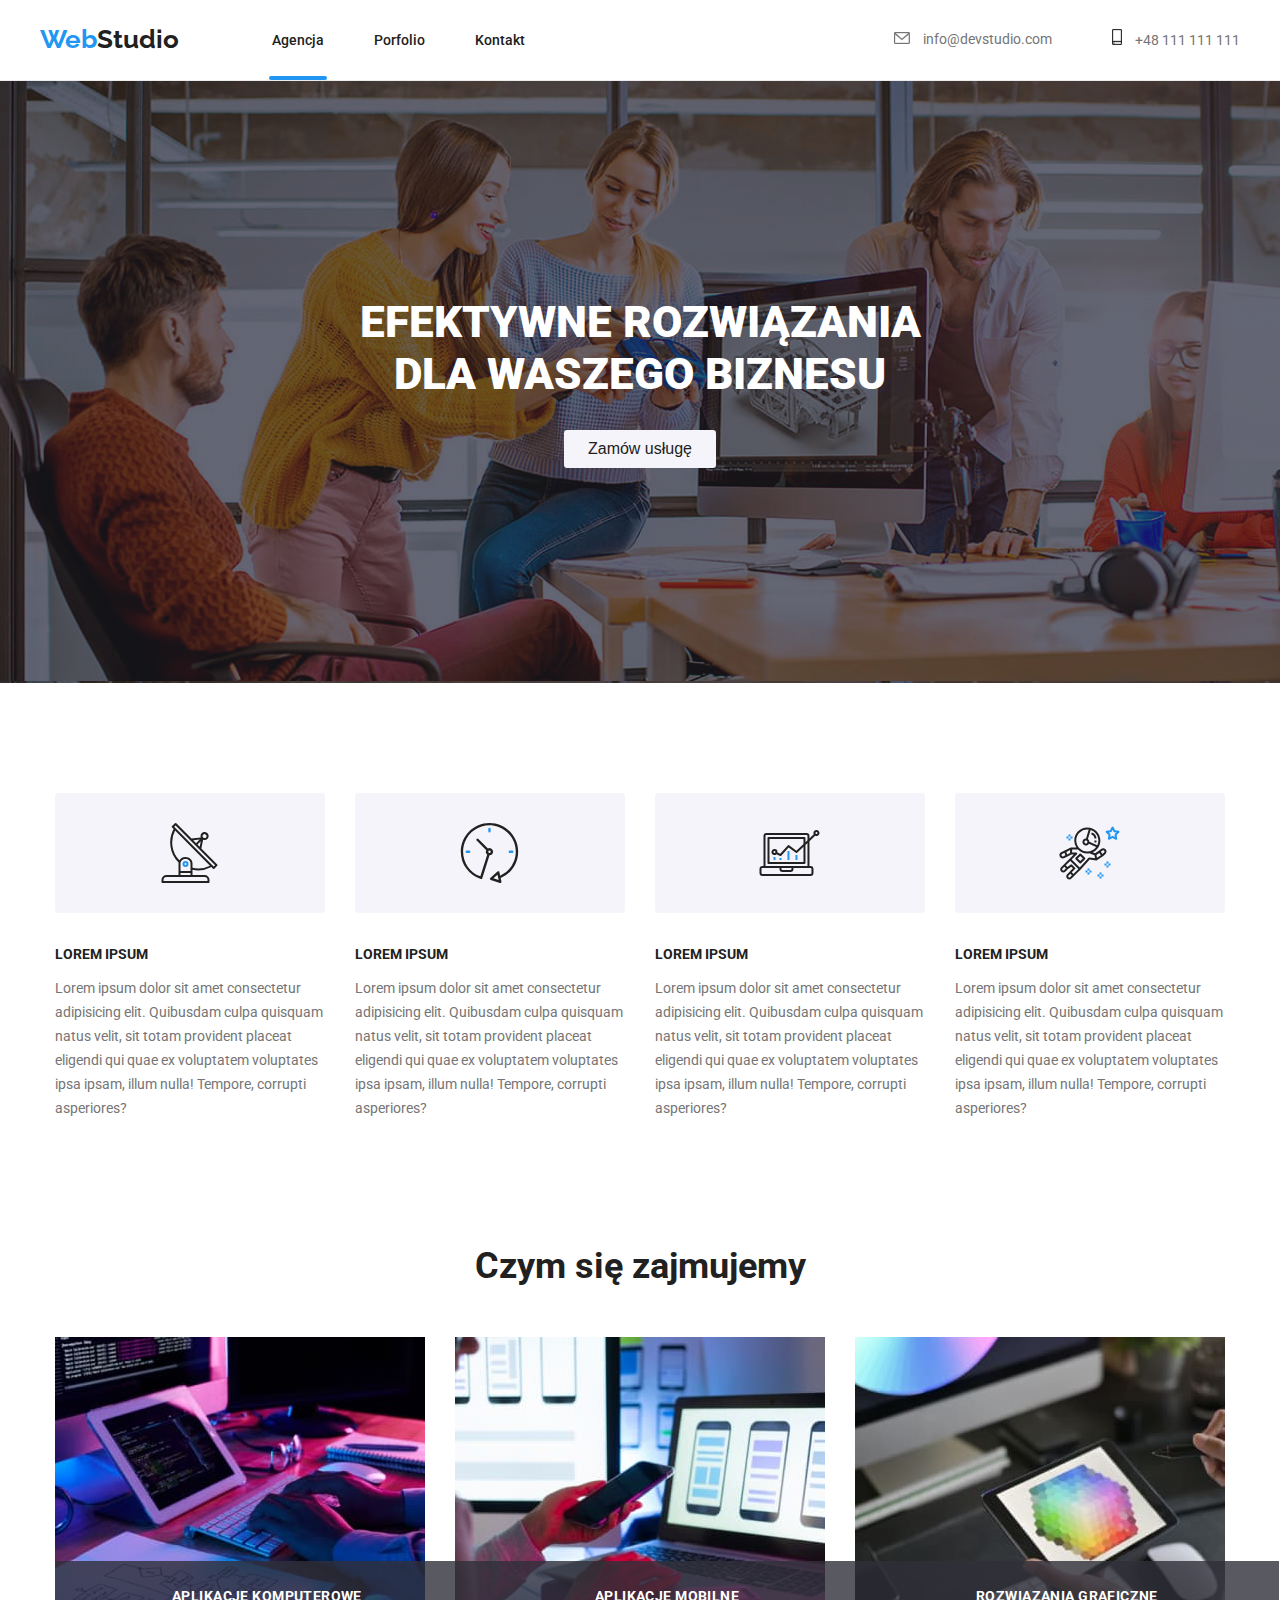
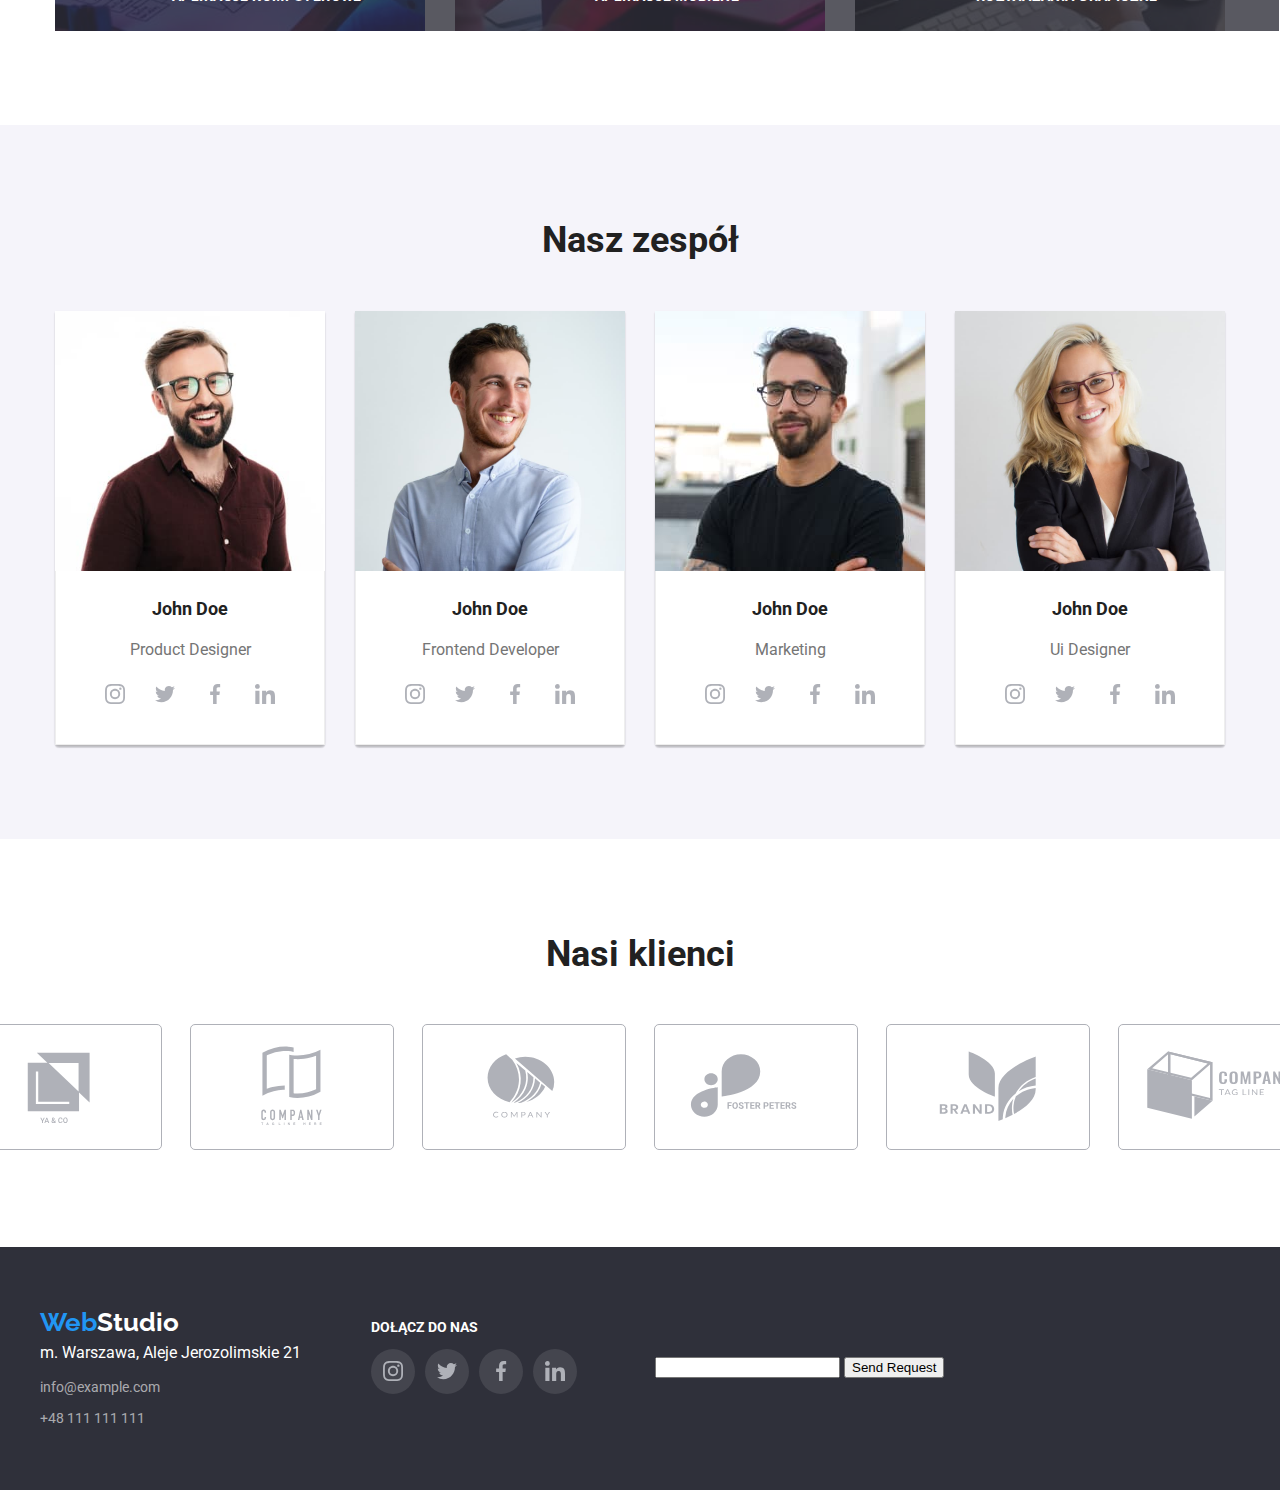
<file: index.html>
<!DOCTYPE html>
<html lang="pl">
  <head>
    <meta charset="UTF-8" />
    <meta http-equiv="X-UA-Compatible" content="IE=edge" />
    <meta name="viewport" content="width=device-width, initial-scale=1.0" />

    <link
      href="https://fonts.googleapis.com/css2?family=Raleway:wght@700&family=Roboto:wght@400;500;700;900&display=swap"
      rel="stylesheet"
    />
    <link
      rel="stylesheet"
      href="https://cdnjs.cloudflare.com/ajax/libs/modern-normalize/1.1.0/modern-normalize.min.css"
      integrity="sha512-wpPYUAdjBVSE4KJnH1VR1HeZfpl1ub8YT/NKx4PuQ5NmX2tKuGu6U/JRp5y+Y8XG2tV+wKQpNHVUX03MfMFn9Q=="
      crossorigin="anonymous"
      referrerpolicy="no-referrer"
    />

    <title>WebStudio</title>

    <link rel="preconnect" href="https://fonts.googleapis.com" />
    <link rel="preconnect" href="https://fonts.gstatic.com" crossorigin />
    <link
      rel="stylesheet"
      href="https://cdnjs.cloudflare.com/ajax/libs/modern-normalize/1.1.0/modern-normalize.min.css"
      integrity="sha512-wpPYUAdjBVSE4KJnH1VR1HeZfpl1ub8YT/NKx4PuQ5NmX2tKuGu6U/JRp5y+Y8XG2tV+wKQpNHVUX03MfMFn9Q=="
      crossorigin="anonymous"
      referrerpolicy="no-referrer"
    />
    <link rel="stylesheet" href="./css/styles.css" />
  </head>
  <body>
    <header class="bottom-line">
      <div class="container">
        <div class="header-flex-third">
          <div class="header-flex">
            <a class="logo" href="./index.html"
              ><span class="blue">Web</span>Studio</a
            >

            <nav>
              <ul class="navigation-flex">
                <li>
                  <a class="navigation navigation-bar" href="./index.html"
                    >Agencja</a
                  >
                </li>
                <li>
                  <a class="navigation" href="./portfolio.html">Porfolio</a>
                </li>
                <li><a class="navigation" href="#">Kontakt</a></li>
              </ul>
            </nav>
          </div>
          <ul class="navigation-flex">
            <li>
              <div class="tel">
                <a
                  class="gray-links padding-left-10"
                  href="mailto:info@devstudio.com"
                >
                  <svg class="svg-margin" width="16" height="12">
                    <use href="./images/icons.svg#icon-envelope"></use>
                  </svg>
                  info@devstudio.com</a
                >
              </div>
            </li>

            <li>
              <div class="tel">
                <a class="gray-links padding-left-10" href="tel:+48111111111">
                  <svg class="svg-margin" width="10" height="16">
                    <use href="./images/icons.svg#icon-smartphone"></use>
                  </svg>
                  +48 111 111 111</a
                >
              </div>
            </li>
          </ul>
        </div>
      </div>
    </header>
    <!--główny baner-->

    <main>
      <section class="image-overlay section">
        <div class="container">
          <section class="grey-flex">
            <h1 class="text-main-banner">
              EFEKTYWNE ROZWIĄZANIA <br />
              DLA WASZEGO BIZNESU
            </h1>
            <button class="button-2th" type="button" data-modal-open>
              Zamów usługę
            </button>
          </section>
        </div>
      </section>

      <!-- sekcja 4* lorem ipsum-->
      <section class="section">
        <div class="container">
          <ul class="lorem-flex">
            <li>
              <svg
                version="1.1"
                xmlns="http://www.w3.org/2000/svg"
                xmlns:xlink="http://www.w3.org/1999/xlink"
                xmlns:ev="http://www.w3.org/2001/xml-events"
                height="120"
                width="270"
              >
                <rect height="120" width="270" fill="#F5F4FA" rx="4" />

                <use
                  height="60"
                  width="65"
                  x="102"
                  y="30"
                  href="./images/icons.svg#icon-antenna-1"
                ></use>
              </svg>

              <h3 class="loremipsum-h3">lorem ipsum</h3>
              <p class="text-under-lorem">
                Lorem ipsum dolor sit amet consectetur adipisicing elit.
                Quibusdam culpa quisquam natus velit, sit totam provident
                placeat eligendi qui quae ex voluptatem voluptates ipsa ipsam,
                illum nulla! Tempore, corrupti asperiores?
              </p>
            </li>
            <li>
              <svg
                version="1.1"
                xmlns="http://www.w3.org/2000/svg"
                xmlns:xlink="http://www.w3.org/1999/xlink"
                xmlns:ev="http://www.w3.org/2001/xml-events"
                height="120"
                width="270"
              >
                <rect height="120" width="270" fill="#F5F4FA" rx="4" />

                <use
                  height="60"
                  width="65"
                  x="102"
                  y="30"
                  href="./images/icons.svg#icon-clock-1"
                ></use>
              </svg>
              <h3 class="loremipsum-h3">lorem ipsum</h3>
              <p class="text-under-lorem">
                Lorem ipsum dolor sit amet consectetur adipisicing elit.
                Quibusdam culpa quisquam natus velit, sit totam provident
                placeat eligendi qui quae ex voluptatem voluptates ipsa ipsam,
                illum nulla! Tempore, corrupti asperiores?
              </p>
            </li>
            <li>
              <svg height="120" width="270">
                <rect height="120" width="270" fill="#F5F4FA" rx="4" />

                <use
                  height="60"
                  width="65"
                  x="102"
                  y="30"
                  href="./images/icons.svg#icon-diagram-1"
                ></use>
              </svg>
              <h3 class="loremipsum-h3">lorem ipsum</h3>
              <p class="text-under-lorem">
                Lorem ipsum dolor sit amet consectetur adipisicing elit.
                Quibusdam culpa quisquam natus velit, sit totam provident
                placeat eligendi qui quae ex voluptatem voluptates ipsa ipsam,
                illum nulla! Tempore, corrupti asperiores?
              </p>
            </li>
            <li>
              <svg height="120" width="270">
                <rect height="120" width="270" fill="#F5F4FA" rx="4" />

                <use
                  height="60"
                  width="65"
                  x="102"
                  y="30"
                  href="./images/icons.svg#icon-astronaut-1"
                ></use>
              </svg>
              <h3 class="loremipsum-h3">lorem ipsum</h3>
              <p class="text-under-lorem">
                Lorem ipsum dolor sit amet consectetur adipisicing elit.
                Quibusdam culpa quisquam natus velit, sit totam provident
                placeat eligendi qui quae ex voluptatem voluptates ipsa ipsam,
                illum nulla! Tempore, corrupti asperiores?
              </p>
            </li>
          </ul>
        </div>
      </section>
      <!--sekcja czym sie zajmujemy-->

      <section class="section section-pad0">
        <div class="container">
          <h2 class="center">Czym się zajmujemy</h2>
          <ul class="flex-3x">
            <li class="img-relative">
              <img
                src="images/box1.jpg"
                width="370"
                height="294"
                alt="office desk"
              />
              <p class="img-absolute">aplikacje komputerowe</p>
            </li>
            <li class="img-relative">
              <img
                src="images/box2.jpg"
                width="370"
                height="294"
                alt="mobile mark up on notebook"
              />
              <p class="img-absolute">aplikacje mobilne</p>
            </li>
            <li class="img-relative">
              <img
                src="images/box3.jpg"
                width="370"
                height="294"
                alt="color cheker on tablet"
              />
              <p class="img-absolute">rozwiazania graficzne</p>
            </li>
          </ul>
        </div>
      </section>

      <!--nasz zespół-->

      <section class="section light-gray">
        <div class="container">
          <h2 class="center">Nasz zespół</h2>
          <ul class="flex-3x">
            <li>
              <figure class="shadow">
                <img
                  src="images/img(0).jpg"
                  height="260"
                  width="270"
                  alt="John Doe"
                />
                <figcaption class="white">
                  <h3 class="text-under-photo text-under-photo-center">
                    John Doe
                  </h3>
                  <p class="figcaption-2th figcaption-2th-center">
                    Product Designer
                  </p>

                  <div class="media-flex">
                    <a href="#">
                      <svg width="20" height="20">
                        <use href="./images/icons.svg#icon-instagram-2"></use>
                      </svg>
                    </a>

                    <a href="#">
                      <svg width="20" height="20">
                        <use href="./images/icons.svg#icon-twitter-1"></use>
                      </svg>
                    </a>
                    <a href="#">
                      <svg width="20" height="20">
                        <use href="./images/icons.svg#icon-facebook-1"></use>
                      </svg>
                    </a>
                    <a href="#">
                      <svg width="20" height="20">
                        <use href="./images/icons.svg#icon-linkedin-1"></use>
                      </svg>
                    </a>
                  </div>
                </figcaption>
              </figure>
            </li>
            <li>
              <figure class="shadow">
                <img
                  src="images/img(1).jpg"
                  height="260"
                  width="270"
                  alt="John Doe"
                />
                <figcaption class="white">
                  <h3 class="text-under-photo text-under-photo-center">
                    John Doe
                  </h3>
                  <p class="figcaption-2th figcaption-2th-center">
                    Frontend Developer
                  </p>
                  <div class="media-flex">
                    <a href="#">
                      <svg width="20" height="20">
                        <use href="./images/icons.svg#icon-instagram-2"></use>
                      </svg>
                    </a>

                    <a href="#">
                      <svg width="20" height="20">
                        <use href="./images/icons.svg#icon-twitter-1"></use>
                      </svg>
                    </a>
                    <a href="#">
                      <svg width="20" height="20">
                        <use href="./images/icons.svg#icon-facebook-1"></use>
                      </svg>
                    </a>
                    <a href="#">
                      <svg width="20" height="20">
                        <use href="./images/icons.svg#icon-linkedin-1"></use>
                      </svg>
                    </a>
                  </div>
                </figcaption>
              </figure>
            </li>
            <li>
              <figure class="shadow">
                <img
                  src="images/img(2).jpg"
                  height="260"
                  width="270"
                  alt="John Doe"
                />
                <figcaption class="white">
                  <h3 class="text-under-photo text-under-photo-center">
                    John Doe
                  </h3>
                  <p class="figcaption-2th figcaption-2th-center">Marketing</p>
                  <div class="media-flex">
                    <a href="#">
                      <svg width="20" height="20">
                        <use href="./images/icons.svg#icon-instagram-2"></use>
                      </svg>
                    </a>

                    <a href="#">
                      <svg width="20" height="20">
                        <use href="./images/icons.svg#icon-twitter-1"></use>
                      </svg>
                    </a>
                    <a href="#">
                      <svg width="20" height="20">
                        <use href="./images/icons.svg#icon-facebook-1"></use>
                      </svg>
                    </a>
                    <a href="#">
                      <svg width="20" height="20">
                        <use href="./images/icons.svg#icon-linkedin-1"></use>
                      </svg>
                    </a>
                  </div>
                </figcaption>
              </figure>
            </li>
            <li>
              <figure class="shadow">
                <img
                  src="images/img(3).jpg"
                  height="260"
                  width="270"
                  alt="John Doe"
                />
                <figcaption class="white">
                  <h3 class="text-under-photo text-under-photo-center">
                    John Doe
                  </h3>
                  <p class="figcaption-2th figcaption-2th-center">
                    Ui Designer
                  </p>
                  <div class="media-flex">
                    <a href="#">
                      <svg width="20" height="20">
                        <use href="./images/icons.svg#icon-instagram-2"></use>
                      </svg>
                    </a>

                    <a href="#">
                      <svg width="20" height="20">
                        <use href="./images/icons.svg#icon-twitter-1"></use>
                      </svg>
                    </a>
                    <a href="#">
                      <svg width="20" height="20">
                        <use href="./images/icons.svg#icon-facebook-1"></use>
                      </svg>
                    </a>
                    <a href="#">
                      <svg width="20" height="20">
                        <use href="./images/icons.svg#icon-linkedin-1"></use>
                      </svg>
                    </a>
                  </div>
                </figcaption>
              </figure>
            </li>
          </ul>
        </div>
      </section>
      <section class="section">
        <h3 class="center">Nasi klienci</h3>

        <div class="our-customers-wraper">
          <a class="our-customers" href="#">
            <svg class="blue-border" width="170" height="92">
              <use href="./images/icons.svg#icon-Logo"></use>
            </svg>
          </a>

          <a class="our-customers" href="#">
            <svg class="blue-border" width="170" height="92">
              <use href="./images/icons.svg#icon-Logo-2"></use>
            </svg>
          </a>

          <a class="our-customers" href="#">
            <svg class="blue-border" width="170" height="92">
              <use href="./images/icons.svg#icon-Logo-3"></use>
            </svg>
          </a>

          <a class="our-customers" href="#">
            <svg class="blue-border" width="170" height="92">
              <use href="./images/icons.svg#icon-Logo-4"></use>
            </svg>
          </a>

          <a class="our-customers" href="#">
            <svg class="blue-border" width="170" height="92">
              <use href="./images/icons.svg#icon-Logo-5"></use>
            </svg>
          </a>

          <a class="our-customers" href="#">
            <svg class="blue-border" width="170" height="92">
              <use href="./images/icons.svg#icon-Logo-6"></use>
            </svg>
          </a>
        </div>
      </section>
    </main>

    <!--stopka strony-->
    <footer class="baground-grey section60">
      <div class="container">
        <div class="flex-footer">
          <div>
            <a class="logo" href="./index.html"
              ><span class="blue">Web</span
              ><span class="logo-studio-white">Studio</span></a
            >

            <address>
              <ul class="pad40">
                <li>
                  <a
                    class="addres-bottom-white-dc"
                    href="https://goo.gl/maps/EFfzQXjzQr1CS8pH7"
                    >m. Warszawa, Aleje Jerozolimskie 21</a
                  >
                </li>
                <li>
                  <a
                    class="email-addres-bottom-grey"
                    href="mailto:info@example.com"
                    >info@example.com</a
                  >
                </li>
                <li>
                  <a class="telephone-number-grey" href="tel:+48111111111"
                    >+48 111 111 111</a
                  >
                </li>
              </ul>
            </address>
          </div>
          <div class="social-footer">
            <h3>dołącz do nas</h3>
            <div class="media-flex-f">
              <a href="#">
                <svg width="20" height="20">
                  <use href="./images/icons.svg#icon-instagram-2"></use>
                </svg>
              </a>

              <a href="#">
                <svg width="20" height="20">
                  <use href="./images/icons.svg#icon-twitter-1"></use>
                </svg>
              </a>
              <a href="#">
                <svg width="20" height="20">
                  <use href="./images/icons.svg#icon-facebook-1"></use>
                </svg>
              </a>
              <a href="#">
                <svg width="20" height="20">
                  <use href="./images/icons.svg#icon-linkedin-1"></use>
                </svg>
              </a>
            </div>
          </div>
          <div class="input-email-footer">
            <input type="email" id="email" name="name" />
            <input type="submit" value="Send Request" />
          </div>
        </div>
      </div>
    </footer>

    <div class="backdrop is-hidden" data-modal>
      <div class="modal">
        <button type="button" class="close-btn" data-modal-close>X</button>
      </div>
    </div>

    <script src="./js/modal.js"></script>
  </body>
</html>
</file>
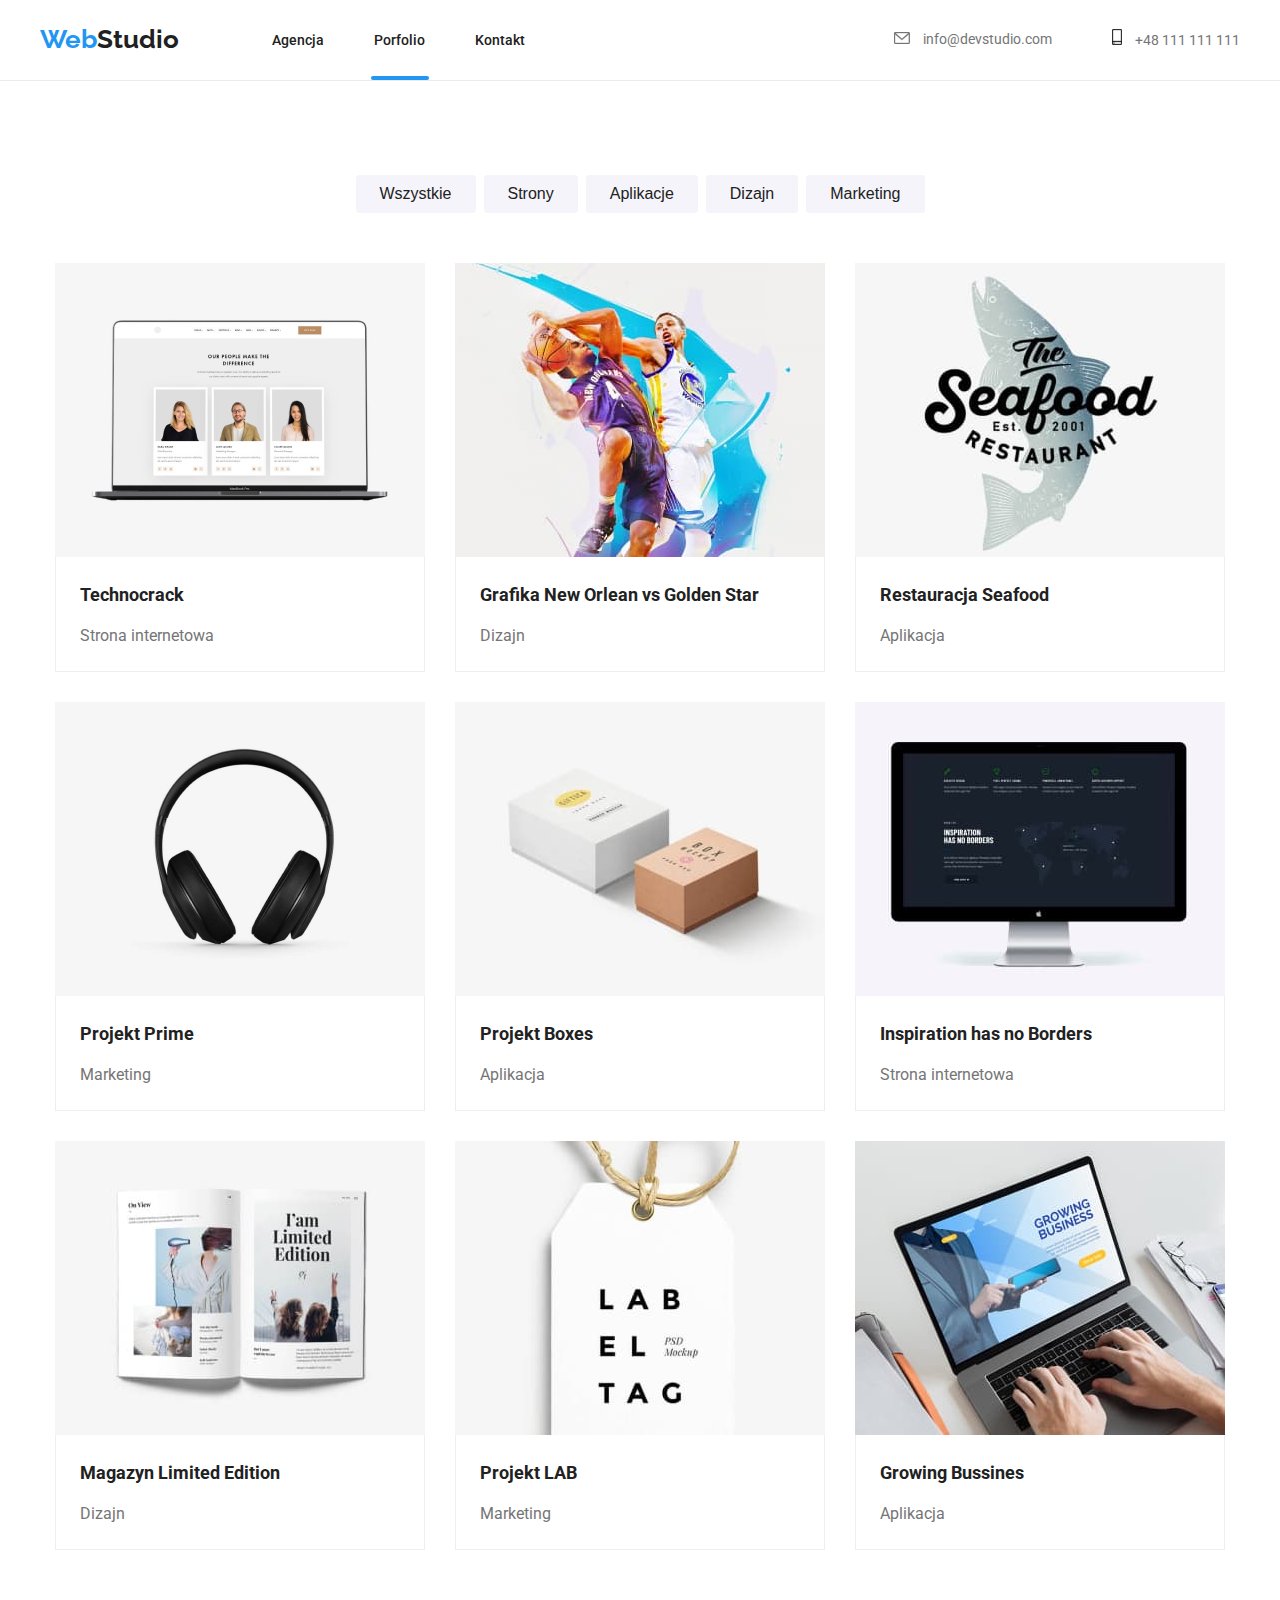
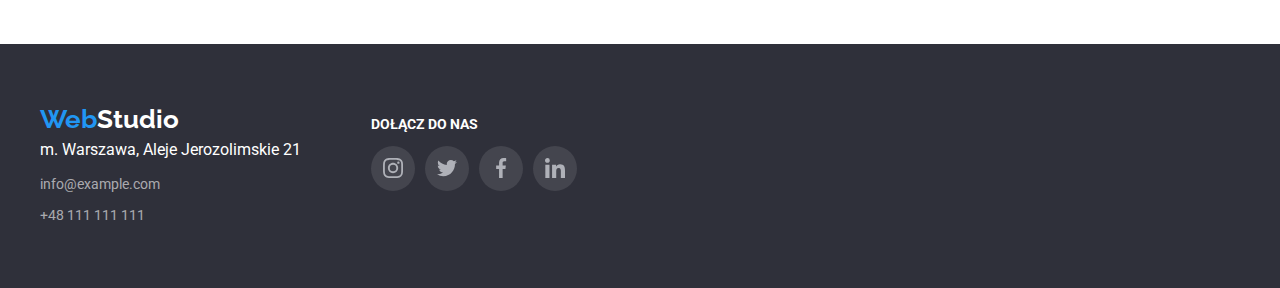
<file: portfolio.html>
<!DOCTYPE html>
<html lang="pl">
  <head>
    <meta charset="UTF-8" />
    <meta http-equiv="X-UA-Compatible" content="IE=edge" />
    <meta name="viewport" content="width=device-width, initial-scale=1.0" />

    <link rel="stylesheet" href="./css/styles.css" />
    <title>hw2-portfolio</title>

    <link rel="preconnect" href="https://fonts.googleapis.com" />
    <link rel="preconnect" href="https://fonts.gstatic.com" crossorigin />
    <link
      href="https://fonts.googleapis.com/css2?family=Raleway:wght@700&family=Roboto:wght@400;500;700;900&display=swap"
      rel="stylesheet"
    />
  </head>
  <body>
    <header>
      <div class="bottom-line">
        <div class="container">
          <div class="header-flex-third">
            <div class="header-flex">
              <a class="logo" href="./index.html"
                ><span class="blue">Web</span>Studio</a
              >

              <nav>
                <ul class="navigation-flex">
                  <li><a class="navigation" href="./index.html">Agencja</a></li>
                  <li>
                    <a class="navigation navigation-bar" href="./portfolio.html">Porfolio</a>
                  </li>
                  <li><a class="navigation" href="#">Kontakt</a></li>
                </ul>
              </nav>
            </div>
            <ul class="navigation-flex">
              <li>
                <div class="tel">
                  <a
                    class="gray-links padding-left-10"
                    href="mailto:info@devstudio.com"
                  >
                    <svg class="svg-margin" width="16" height="12">
                      <use href="./images/icons.svg#icon-envelope"></use>
                    </svg>
                    info@devstudio.com</a
                  >
                </div>
              </li>
  
              <li>
                <div class="tel">
                  <a class="gray-links padding-left-10" href="tel:+48111111111">
                    <svg class="svg-margin" width="10" height="16">
                      <use href="./images/icons.svg#icon-smartphone"></use>
                    </svg>
                    +48 111 111 111</a
                  >
                </div>
              </li>
            </ul>
          </div>
        </div>
      </header>

    <!-- main -->

    <main>
      <!--przyciski "wszystkie - strony - ..."-->

      <section class="section">
        <div class="container">
          <ul class="button-flex">
            <li>
              <button class="button-2th margin-bottom0" type="button">
                Wszystkie
              </button>
            </li>
            <li>
              <button class="button-2th margin-bottom0" type="button">
                Strony
              </button>
            </li>
            <li>
              <button class="button-2th margin-bottom0" type="button">
                Aplikacje
              </button>
            </li>
            <li>
              <button class="button-2th margin-bottom0" type="button">
                Dizajn
              </button>
            </li>
            <li>
              <button class="button-2th margin-bottom0" type="button">
                Marketing
              </button>
            </li>
          </ul>

          <!--grupa zdjec 9*9-->

          <ul class="flex9x9">
            <li >
              <figure >
                <a href="#">
                <div class="box">
                  <img 
                    src="./images/technocrack.jpg"
                    height="294"
                    width="370"
                    alt="laptop wyswietlający stronę internetowa"
                    
                /> 
                    <div class="overlay">Technocrack jest popularną platformą wykorzystywaną do rozpowszechniania koronawirusa. Firmy wykorzystują tę platformę do celów szpiegowskich i ataków na niezabezpieczone serwery konkurencji</div>
                </div>
            </a>
           
                
                <figcaption>
                  <h3 class="text-under-photo">Technocrack</h3>
                  <p class="figcaption-2th">Strona internetowa</p>
                </figcaption>
              </figure>
            </li>

            <li>
              <figure>
                <a href="#">
                  <div class="box">
                  <img
                    src="./images/new-orlean.jpg"
                    height="294"
                    width="370"
                    alt="dwoch koszykarzy NBA"
                /> <div class="overlay">Technocrack jest popularną platformą wykorzystywaną do rozpowszechniania koronawirusa. Firmy wykorzystują tę platformę do celów szpiegowskich i ataków na niezabezpieczone serwery konkurencji</div>
              </div></a>
                <figcaption>
                  <h3 class="text-under-photo">
                    Grafika New Orlean vs Golden Star
                  </h3>
                  <p class="figcaption-2th">Dizajn</p>
                </figcaption>
              </figure>
            </li>
            <li>
              <figure>
                <a href="#">
                  <div class="box">
                  <img
                    src="./images/seafood.jpg"
                    height="294"
                    width="370"
                    alt="logo restauracji"
                /> <div class="overlay">Technocrack jest popularną platformą wykorzystywaną do rozpowszechniania koronawirusa. Firmy wykorzystują tę platformę do celów szpiegowskich i ataków na niezabezpieczone serwery konkurencji</div>
              </div></a>
                <figcaption>
                  <h3 class="text-under-photo">Restauracja Seafood</h3>
                  <p class="figcaption-2th">Aplikacja</p>
                </figcaption>
              </figure>
            </li>
            <li>
              <figure>
                <a href="#">
                  <div class="box">
                  <img
                    src="./images/projekt-prime.jpg"
                    height="294"
                    width="370"
                    alt="słuchawki nauszne"
                /> <div class="overlay">Technocrack jest popularną platformą wykorzystywaną do rozpowszechniania koronawirusa. Firmy wykorzystują tę platformę do celów szpiegowskich i ataków na niezabezpieczone serwery konkurencji</div>
              </div></a>
                <figcaption>
                  <h3 class="text-under-photo">Projekt Prime</h3>
                  <p class="figcaption-2th">Marketing</p>
                </figcaption>
              </figure>
            </li>
            <li>
              <figure>
                <a href="#">
                  <div class="box">
                  <img
                    src="./images/projekt-boxes.jpg"
                    height="294"
                    width="370"
                    alt="kartonowe pudełka"
                /> <div class="overlay">Technocrack jest popularną platformą wykorzystywaną do rozpowszechniania koronawirusa. Firmy wykorzystują tę platformę do celów szpiegowskich i ataków na niezabezpieczone serwery konkurencji</div>
              </div></a>
                <figcaption>
                  <h3 class="text-under-photo">Projekt Boxes</h3>
                  <p class="figcaption-2th">Aplikacja</p>
                </figcaption>
              </figure>
            </li>

            <li>
              <figure>
                <a href="#">
                  <div class="box">
                  <img
                    src="./images/inspiration.jpg"
                    height="294"
                    width="370"
                    alt="monitor komputerow wyświetlający stronę inte,"
                /> <div class="overlay">Technocrack jest popularną platformą wykorzystywaną do rozpowszechniania koronawirusa. Firmy wykorzystują tę platformę do celów szpiegowskich i ataków na niezabezpieczone serwery konkurencji</div>
              </div></a>
                <figcaption>
                  <h3 class="text-under-photo">Inspiration has no Borders</h3>
                  <p class="figcaption-2th">Strona internetowa</p>
                </figcaption>
              </figure>
            </li>
            <li>
              <figure>
                <a href="#">
                  <div class="box">
                  <img
                    src="./images/limited-edition.jpg"
                    height="294"
                    width="370"
                    alt="czasopismo"
                /><div class="overlay">Technocrack jest popularną platformą wykorzystywaną do rozpowszechniania koronawirusa. Firmy wykorzystują tę platformę do celów szpiegowskich i ataków na niezabezpieczone serwery konkurencji</div>
              </div></a>
                <figcaption>
                  <h3 class="text-under-photo">Magazyn Limited Edition</h3>
                  <p class="figcaption-2th">Dizajn</p>
                </figcaption>
              </figure>
            </li>
            <li>
              <figure>
                <a href="#"
                
                  >
                  <div class="box"><img
                    src="./images/lab.jpg"
                    height="294"
                    width="370"
                    alt="papierowa metka"
                />  <div class="overlay">Technocrack jest popularną platformą wykorzystywaną do rozpowszechniania koronawirusa. Firmy wykorzystują tę platformę do celów szpiegowskich i ataków na niezabezpieczone serwery konkurencji</div>
              </div></a>
                <figcaption>
                  <h3 class="text-under-photo">Projekt LAB</h3>
                  <p class="figcaption-2th">Marketing</p>
                </figcaption>
              </figure>
            </li>
            <li>
              <figure>
                <a href="#"
                  >
                  <div class="box"><img
                    src="./images/growing-bussines.jpg"
                    height="294"
                    width="370"
                    alt="laptop"
                />  <div class="overlay">Technocrack jest popularną platformą wykorzystywaną do rozpowszechniania koronawirusa. Firmy wykorzystują tę platformę do celów szpiegowskich i ataków na niezabezpieczone serwery konkurencji</div>
              </div></a>
                <figcaption>
                  <h3 class="text-under-photo">Growing Bussines</h3>
                  <p class="figcaption-2th">Aplikacja</p>
                </figcaption>
              </figure>
            </li>
          </ul>
        </div>
      </section>
    </main>

    <!--stopka strony-->
    <!--stopka strony-->
    <footer class="baground-grey section60">
      <div class="container">
        <div class="flex-footer">
          <div>
            <a class="logo" href="./index.html"
              ><span class="blue">Web</span
              ><span class="logo-studio-white">Studio</span></a
            >

            <address>
              <ul class="pad40">
                <li>
                  <a
                    class="addres-bottom-white-dc"
                    href="https://goo.gl/maps/EFfzQXjzQr1CS8pH7"
                    >m. Warszawa, Aleje Jerozolimskie 21</a
                  >
                </li>
                <li>
                  <a
                    class="email-addres-bottom-grey"
                    href="mailto:info@example.com"
                    >info@example.com</a
                  >
                </li>
                <li>
                  <a class="telephone-number-grey" href="tel:+48111111111"
                    >+48 111 111 111</a
                  >
                </li>
              </ul>
            </address>
          </div>
          <div class="social-footer">
            <h3>dołącz do nas</h3>
            <div class="media-flex-f">
              <a href="#">
                <svg width="20" height="20">
                  <use href="./images/icons.svg#icon-instagram-2"></use>
                </svg>
              </a>

              <a href="#">
                <svg width="20" height="20">
                  <use href="./images/icons.svg#icon-twitter-1"></use>
                </svg>
              </a>
              <a href="#">
                <svg width="20" height="20">
                  <use href="./images/icons.svg#icon-facebook-1"></use>
                </svg>
              </a>
              <a href="#">
                <svg width="20" height="20">
                  <use href="./images/icons.svg#icon-linkedin-1"></use>
                </svg>
              </a>
            </div>
          </div>
        </div>
      </div>
    </footer>
  </body>
</html>
</file>
<file: css/styles.css>
body {
  font-family: "Roboto", sans-serif;
  color: var(--dark-black);
  margin: 0;
}

:root {
  --blue-hover: #2196f3;
  --dark-black: #212121;
  --gray: #757575;
  --footer-color: #2f303a;
  --black: #000000;
  --light-gray: #f5f4fa;
}

/*stylizacja przyciskow button*/

.button-2th {
  color: #212121;
  background-color: #f5f4fa;
  box-sizing: border-box;
  height: 38px;
  padding: 0 24px;
  border: none;
  border-radius: 0.2em;
  font-size: 16px;
  cursor: pointer;
  line-height: 1.62;
  font-weight: 500;
  display: inline-block;
  margin: 0 auto;
  margin-bottom: 121px;
  transition: box-shadow, background-color 250ms cubic-bezier(0.4, 0, 0.2, 1);
}

.button-2th:hover {
  box-shadow: 0px 3px 1px rgba(0, 0, 0, 0.1), 0px 1px 2px rgba(0, 0, 0, 0.08),
    0px 2px 2px rgba(0, 0, 0, 0.12);
  /*border-radius: 4px;*/
  background-color: #2196f3;
}

.margin-bottom0 {
  margin-bottom: 0;
}

.button-flex {
  margin: 0px;
  padding: 0px 0 50px;
  display: flex;
  flex-direction: row;
  flex-wrap: wrap;
  justify-content: center;
  gap: 8px;
  position: relative;
}

/* stylizacvja navigacji pseudoklasa*/

.navigation {
  text-decoration: none;
  list-style-type: none;
  color: inherit;
  font-size: 14px;
  font-weight: 500;
  position: relative;
  transition: color 250ms cubic-bezier(0.4, 0, 0.2, 1);
}

.navigation:hover {
  color: var(--blue-hover);
}

.navigation-bar::after {
  content: "";
  position: absolute;
  display: block;
  width: 58px;
  height: 4px;
  background: #2196f3;
  right: 50%;
  transform: translatex(50%);
  bottom: -32px;
  border-radius: 2px;
}

/* stylizacvja navigacji*/

li:last-child {
  padding: 0px;
}

.flex-3x {
  display: flex;
  gap: 30px;
  flex-wrap: wrap;
  padding: 0 15px;
  margin: 0;
  justify-content: space-around;
}

.center {
  text-align: center;
  padding-bottom: 50px;
  margin: 0;
  font-size: 36px;
}

/* LOREM IPSUM index.html *4*/

.loremipsum-h3 {
  font-size: 14px;
  line-height: 1.14;
  text-transform: uppercase;
  margin-top: 30px;
}

.text-under-lorem {
  color: var(--gray);
  font-size: 14px;
  line-height: 1.71;
}

/*- logo web studio */
.logo {
  font-family: "Raleway", sans-serif;
  font-weight: bold;
  font-size: 26px;
  text-decoration: none;
  color: inherit;
  padding: 24px 93px 25px 0px;
}

.logo:visited {
  color: black;
}

/* web */
.blue {
  color: var(--blue-hover);
}

/* @ tel top */

.gray-links {
  color: var(--gray);
  text-decoration: none;
  font-size: 14px;
  padding: 32px 0 32px 50px;
  transition: color 250ms cubic-bezier(0.4, 0, 0.2, 1);
}

.gray-links:hover {
  color: var(--blue-hover);
}

.text-under-photo {
  font-weight: 700;
  font-size: 18px;
  line-height: 36px;
  color: inherit;
  margin: 0px;
  padding-bottom: 4px;
  padding-top: 20px;
  text-align: left;
}

.text-under-photo-center {
  text-align: center;
}

.figcaption-2th {
  color: var(--gray);
  font-size: 16px;
  font-weight: 400;
  line-height: 30px;
  margin: 0;
  padding-top: 4px;
  padding-bottom: 20px;
  text-align: left;
}

.figcaption-2th-center {
  text-align: center;
  padding-bottom: 9px;
}

/*adresy w stopce */
.addres-bottom-white-dc {
  text-decoration: none;
  font-style: normal;
  line-height: 2;
  color: white;
}
.addres-bottom-white-dc:visited {
  color: rgba(255, 255, 255, 0.6);
  text-decoration: underline;
}
.addres-bottom-white-dc:hover {
  text-decoration: underline;
}
.email-addres-bottom-grey {
  color: rgba(255, 255, 255, 0.6);
  text-decoration: none;
  line-height: 2.71;
  font-size: 14px;
  margin: 19px 0;
  font-style: normal;
}
.email-addres-bottom-grey:hover {
  text-decoration: underline;
}

.pad40 {
  padding: 0px 0;
  margin: 0;
}

.telephone-number-grey {
  color: rgba(255, 255, 255, 0.6);
  font-style: normal;
  line-height: 1.71;
  text-decoration: none;
  font-size: 14px;
}
.telephone-number-grey:hover {
  text-decoration: underline;
}

/*wylaczenie kropek w ul*/
ul {
  list-style: none;
}

/*index.html baner*/

.text-main-banner {
  font-family: roboto;
  font-style: normal;
  color: #ffffff;
  font-weight: 900;
  text-align: center;
  font-size: 44px;
  margin: 0px;
  padding-top: 121px;
  margin-bottom: 30px;
}

/* stopka szare tlo */
.footer-grey {
  background-color: var(--footer-color);
  padding: 60px 0;
}

.logo-studio-white {
  color: #ffffff;
}

.section {
  padding-bottom: 94px;
  padding-top: 94px;
}

.section-pad0 {
  padding-top: 0;
}

.container {
  max-width: 1200px;
  margin: 0 auto;
}

.padding0px {
  padding-bottom: 0px;
}

.flex9x9 {
  display: flex;
  flex-wrap: wrap;
  gap: 30px;
  justify-content: center;
  padding: 0;
  margin: 0;
  align-content: stretch;
}

.flex9x9 figure:hover {
  box-shadow: 0px 1px 1px rgba(0, 0, 0, 0.12), 0px 4px 4px rgba(0, 0, 0, 0.06),
    1px 4px 6px rgba(0, 0, 0, 0.16);
}

figure {
  margin: 0;
  display: block;
  transition: box-shadow 1250ms cubic-bezier(0.4, 0, 0.2, 1);
}

.baground-grey {
  background-color: var(--footer-color);
}

figcaption {
  padding-left: 24px;
  border-bottom: 1px #eeeeee solid;
  border-left: 1px #eeeeee solid;
  border-right: 1px #eeeeee solid;
}

img {
  display: block;
}

/* naglowek */
.header-flex {
  display: flex;
  justify-content: flex-start;
  align-items: center;
  flex-shrink: ;
}

.header-flex-third {
  display: flex;
  justify-content: space-between;
  align-items: center;
  flex-shrink: ;
}

.grey-flex {
  display: flex;
  justify-content: center;
  flex-direction: column;
}

/* agencja porfolio kontakt */
.navigation-flex {
  display: flex;
  flex-wrap: wrap;
  margin: 0;
  padding-inline-start: 0px;
  gap: 50px;
  align-items: center;
}

.bottom-line {
  border-bottom: 1px solid #ececec;
  height: 80px;
}

.baground {
  background-color: #2196f3;
}

.lorem-flex {
  display: flex;
  flex-direction: row;
  justify-content: center;
  padding: 0 15px;
  column-gap: 30px;
}

.light-gray {
  background-color: var(--light-gray);
}

.white {
  background-color: #ffffff;
  padding: 0;
}

.shadow {
  box-shadow: 00px 3px 1px rgba(0, 0, 0, 0.1), 0px 1px 2px rgba(0, 0, 0, 0.08),
    0px 2px 2px rgba(0, 0, 0, 0.12);
  border-radius: 0px 0px 4px 4px;
}

.section60 {
  padding: 60px 0;
}

.padding-left-10 {
  padding-left: 10px;
}

.tel {
  stroke: #757575;
  vertical-align: middle;
  line-height: 1.14;
}

.svg-margin {
  margin-right: 10px;
}

.tel:hover {
  stroke: #2196f3;
}

.image-overlay {
  background-image: linear-gradient(
      rgba(47, 48, 58, 0.4),
      rgba(47, 48, 58, 0.4)
    ),
    url("../images/img-overlay.jpeg");
  max-width: 1600px;
  margin: 0 auto;
}

.media-flex {
  display: flex;
  justify-content: center;
  align-items: center;
  gap: 10px;
  margin: 0px 0 30px 0;
}

.media-flex a {
  padding: 10px;
  display: flex;
  justify-content: center;
  align-items: center;
  border-radius: 50%;
  fill: #afb1b8;
  transition: background-color 250ms cubic-bezier(0.4, 0, 0.2, 1);
}

.media-flex a:hover {
  fill: #fff;
  background-color: var(--blue-hover);
}

.our-customers-wraper {
  display: flex;
  justify-content: center;
  gap: 30px;
}

.our-customers {
  fill: #afb1b8;
  transition: fill 1250ms cubic-bezier(0.4, 0, 0.2, 1);
}

.our-customers:hover,
.our-customers:focus {
  fill: #2196f3;
}

.blue-logo-dimensions {
  padding-left: 300px;
}
.blue-border {
  outline: 1px solid #afb1b8;
  border-radius: 4px;
  padding: 16px;
  transition: outline 250ms cubic-bezier(0.4, 0, 0.2, 1);
}

.blue-border:hover,
.blue-border:focus {
  outline: 1px solid #2196f3;
}

.flex-footer {
  display: flex;
  align-items: flex-start;
}

.social-footer {
  margin-left: 70px;
  margin-top: 12px;
}

.social-footer h3 {
  margin-top: 0;
  text-transform: uppercase;
  color: #fff;
  font-weight: 700;
  font-size: 14px;
  line-height: 16px;
}

.media-flex-f {
  display: flex;
  justify-content: center;
  align-items: center;
  gap: 10px;
}

.media-flex-f a {
  padding: 12px;
  padding-bottom: 9px;
  border-radius: 50%;
  fill: #afb1b8;
  background-color: rgba(255, 255, 255, 0.1);
  transition: background-color 250ms cubic-bezier(0.4, 0, 0.2, 1);
}

.media-flex-f a:hover {
  fill: #fff;
  background-color: var(--blue-hover);
}

/*technocrack*/
.box {
  position: relative;
  overflow: hidden;
  display: block;
}
.overlay {
  position: absolute;
  box-sizing: border-box;
  top: 0;
  left: 0;
  width: 100%;
  height: 100%;
  background-color: rgba(33, 150, 243, 0.9);
  color: #fff;
  padding: 49px 45px 49px 24px;
  font-weight: 400;
  font-size: 18px;
  line-height: 28px;
  letter-spacing: 0.03em;
  transform: translatey(100%);
  transition: 250ms cubic-bezier(0.4, 0, 0.2, 1);
}

.box:hover .overlay {
  transform: translatey(0);
}

/* okno modalne */

.backdrop {
  /*szare tlo*/
  position: fixed;
  display: flex;
  justify-content: center;
  align-items: center;
  left: 0;
  top: 0;
  width: 100%;
  height: 100%;
  background-color: rgba(0, 0, 0, 0.2);
}

.is-hidden {
  opacity: 0;
  visibility: hidden;
  pointer-events: none;
  transition: opacity 500ms 100ms ease, visibility 500ms 500ms ease,
    transform 500ms 500ms ease;
}

.modal {
  /*biale okno*/
  position: relative;

  width: 528px;
  min-height: 581px;
  background-color: #fff;
  box-shadow: 0px 1px 3px rgba(0, 0, 0, 0.12), 0px 1px 1px rgba(0, 0, 0, 0.14),
    0px 2px 1px rgba(0, 0, 0, 0.2);
  border-radius: 4px;

  transition: transform 700ms;
}

.close-btn {
  /*przycisk zamykania*/
  position: absolute;
  top: 8px;
  right: 8px;
  width: 30px;
  height: 30px;
  background-color: #fff;
  border: 1px solid rgba(0, 0, 0, 0.1);
  border-radius: 50%;
  cursor: pointer;
}

.is-hidden .modal {
  transform: scale(4);
}

/* okno modalne */

/*czym sie zajmujemy szary pasek */

.img-relative {
  position: relative;
}

.img-absolute {
  position: absolute;
  color: #fff;
  text-transform: uppercase;
  font-weight: 700;
  font-size: 14px;
  line-height: 16px;
  text-align: center;
  margin: 0 auto;
  padding: 27px;
  letter-spacing: 0.03em;
  background-color: rgba(47, 48, 58, 0.8);
  bottom: 0;
  width: 100%;
}

/*input index*/

.input-email-footer {
  margin: 50px 0 0 78px;
}
</file>
